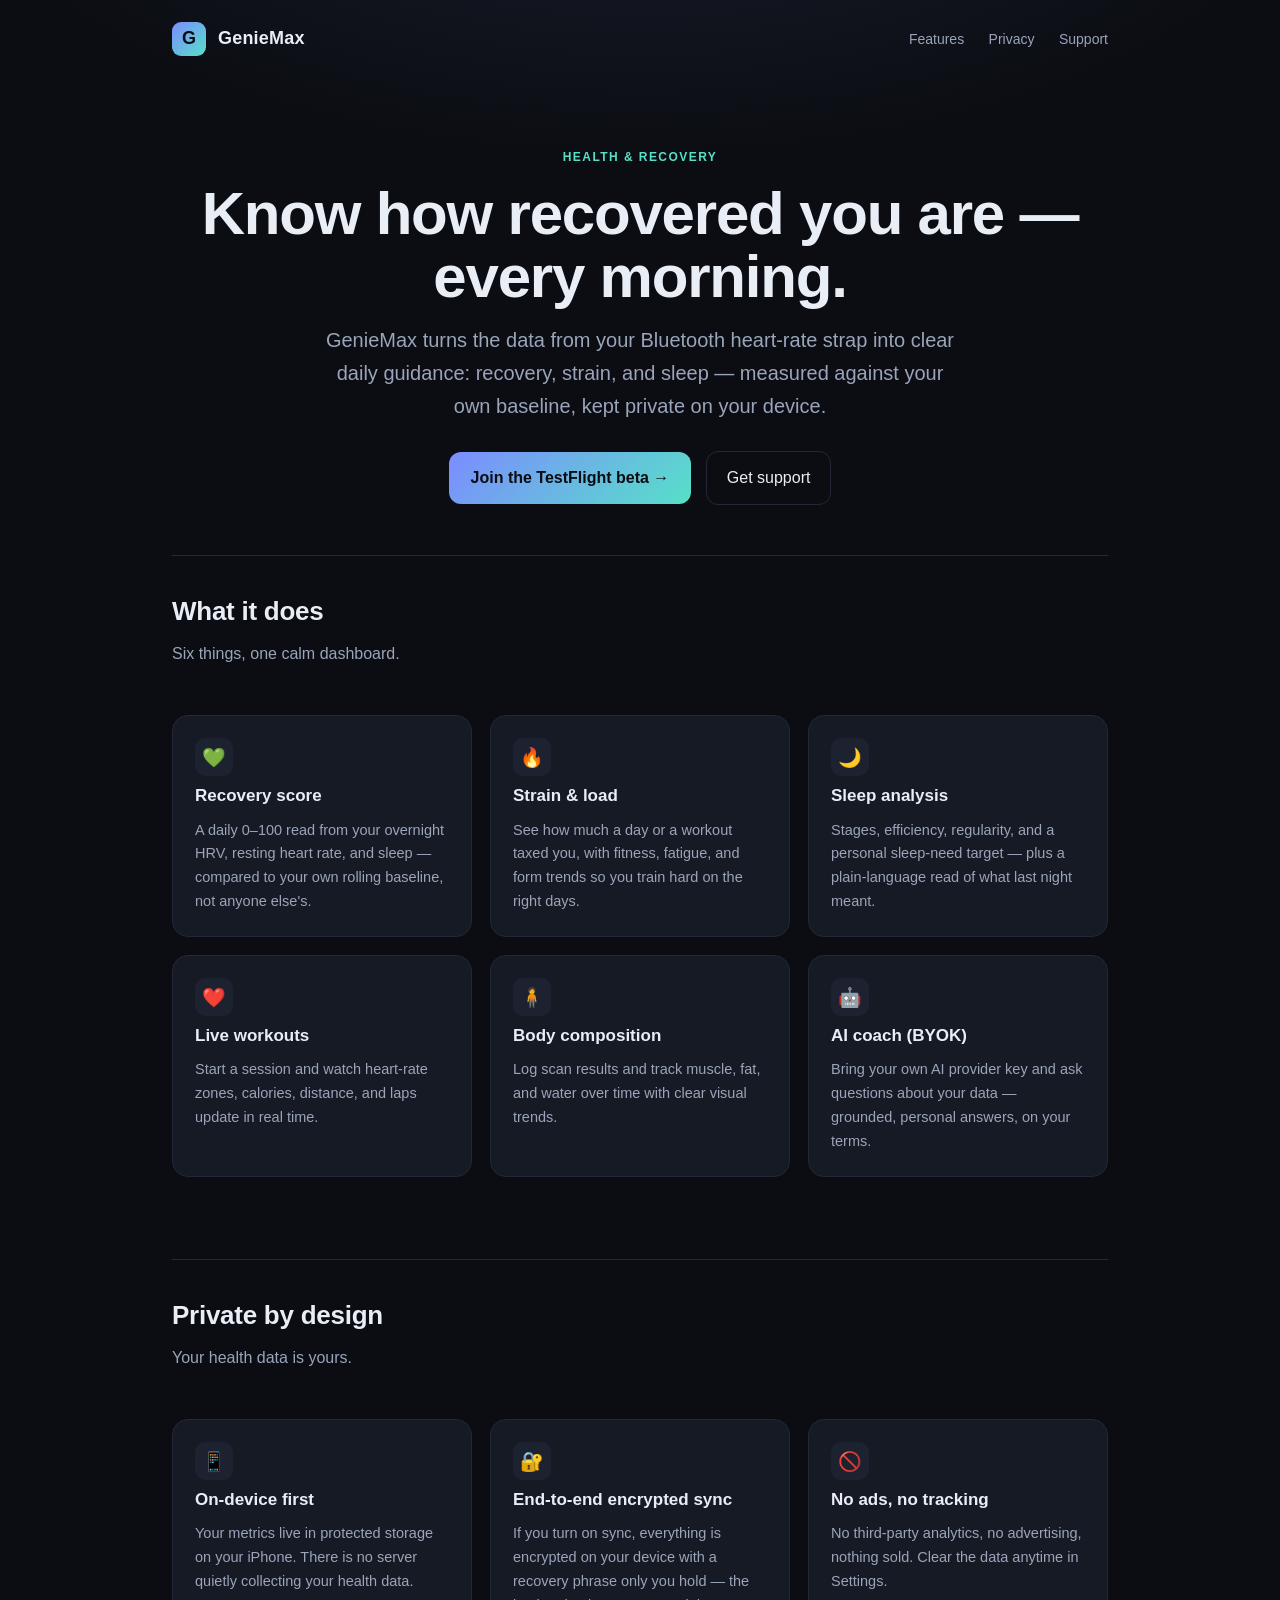
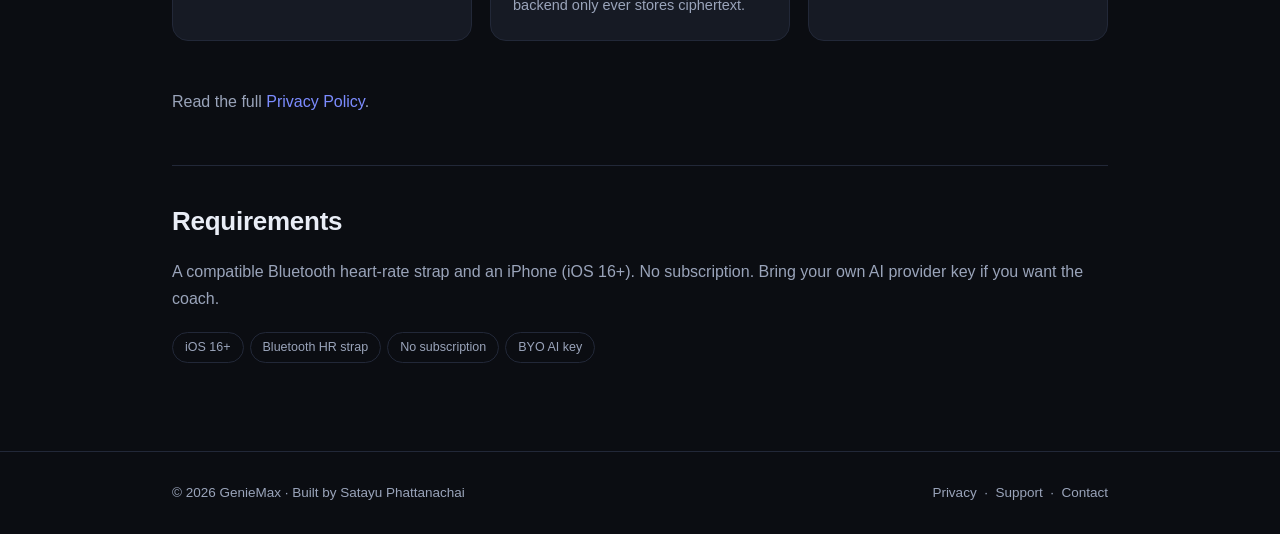
<file: index.html>
<!doctype html>
<html lang="en">
<head>
<meta charset="utf-8">
<meta name="viewport" content="width=device-width,initial-scale=1">
<title>GenieMax — Recovery, Sleep & Strain</title>
<meta name="description" content="GenieMax turns your Bluetooth heart-rate strap into a daily recovery, sleep, and training-load coach. Private by design — your data stays on your device.">
<meta property="og:title" content="GenieMax — Recovery, Sleep & Strain">
<meta property="og:description" content="Turn your heart-rate strap into a daily recovery, sleep, and training-load coach. Private by design.">
<meta property="og:type" content="website">
<link rel="stylesheet" href="assets/style.css">
</head>
<body>
<div class="wrap">
  <header class="site">
    <div class="brand"><div class="logo">G</div> GenieMax</div>
    <nav>
      <a href="#features">Features</a>
      <a href="#privacy">Privacy</a>
      <a href="support.html">Support</a>
    </nav>
  </header>

  <section class="hero">
    <div class="eyebrow">Health &amp; Recovery</div>
    <h1>Know how recovered you are — every morning.</h1>
    <p class="lede">GenieMax turns the data from your Bluetooth heart-rate strap into clear daily guidance: recovery, strain, and sleep — measured against your own baseline, kept private on your device.</p>
    <a class="cta" href="https://testflight.apple.com/join/XNHDWMgh">Join the TestFlight beta →</a>
    <a class="ghost" href="support.html">Get support</a>
  </section>

  <section id="features" class="section">
    <h2>What it does</h2>
    <p class="sub">Six things, one calm dashboard.</p>
    <div class="grid">
      <div class="card"><div class="ic">💚</div><h3>Recovery score</h3><p>A daily 0–100 read from your overnight HRV, resting heart rate, and sleep — compared to your own rolling baseline, not anyone else's.</p></div>
      <div class="card"><div class="ic">🔥</div><h3>Strain &amp; load</h3><p>See how much a day or a workout taxed you, with fitness, fatigue, and form trends so you train hard on the right days.</p></div>
      <div class="card"><div class="ic">🌙</div><h3>Sleep analysis</h3><p>Stages, efficiency, regularity, and a personal sleep-need target — plus a plain-language read of what last night meant.</p></div>
      <div class="card"><div class="ic">❤️</div><h3>Live workouts</h3><p>Start a session and watch heart-rate zones, calories, distance, and laps update in real time.</p></div>
      <div class="card"><div class="ic">🧍</div><h3>Body composition</h3><p>Log scan results and track muscle, fat, and water over time with clear visual trends.</p></div>
      <div class="card"><div class="ic">🤖</div><h3>AI coach (BYOK)</h3><p>Bring your own AI provider key and ask questions about your data — grounded, personal answers, on your terms.</p></div>
    </div>
  </section>

  <section id="privacy" class="section">
    <h2>Private by design</h2>
    <p class="sub">Your health data is yours.</p>
    <div class="grid">
      <div class="card"><div class="ic">📱</div><h3>On-device first</h3><p>Your metrics live in protected storage on your iPhone. There is no server quietly collecting your health data.</p></div>
      <div class="card"><div class="ic">🔐</div><h3>End-to-end encrypted sync</h3><p>If you turn on sync, everything is encrypted on your device with a recovery phrase only you hold — the backend only ever stores ciphertext.</p></div>
      <div class="card"><div class="ic">🚫</div><h3>No ads, no tracking</h3><p>No third-party analytics, no advertising, nothing sold. Clear the data anytime in Settings.</p></div>
    </div>
    <p class="muted">Read the full <a href="privacy.html">Privacy Policy</a>.</p>
  </section>

  <section class="section">
    <h2>Requirements</h2>
    <p class="muted">A compatible Bluetooth heart-rate strap and an iPhone (iOS 16+). No subscription. Bring your own AI provider key if you want the coach.</p>
    <div style="margin-top:12px">
      <span class="badge">iOS 16+</span><span class="badge">Bluetooth HR strap</span><span class="badge">No subscription</span><span class="badge">BYO AI key</span>
    </div>
  </section>
</div>

<footer>
  <div class="wrap">
    <div>© 2026 GenieMax · Built by Satayu Phattanachai</div>
    <div><a href="privacy.html">Privacy</a> &nbsp;·&nbsp; <a href="support.html">Support</a> &nbsp;·&nbsp; <a href="mailto:satayutata@gmail.com">Contact</a></div>
  </div>
</footer>
</body>
</html>
</file>
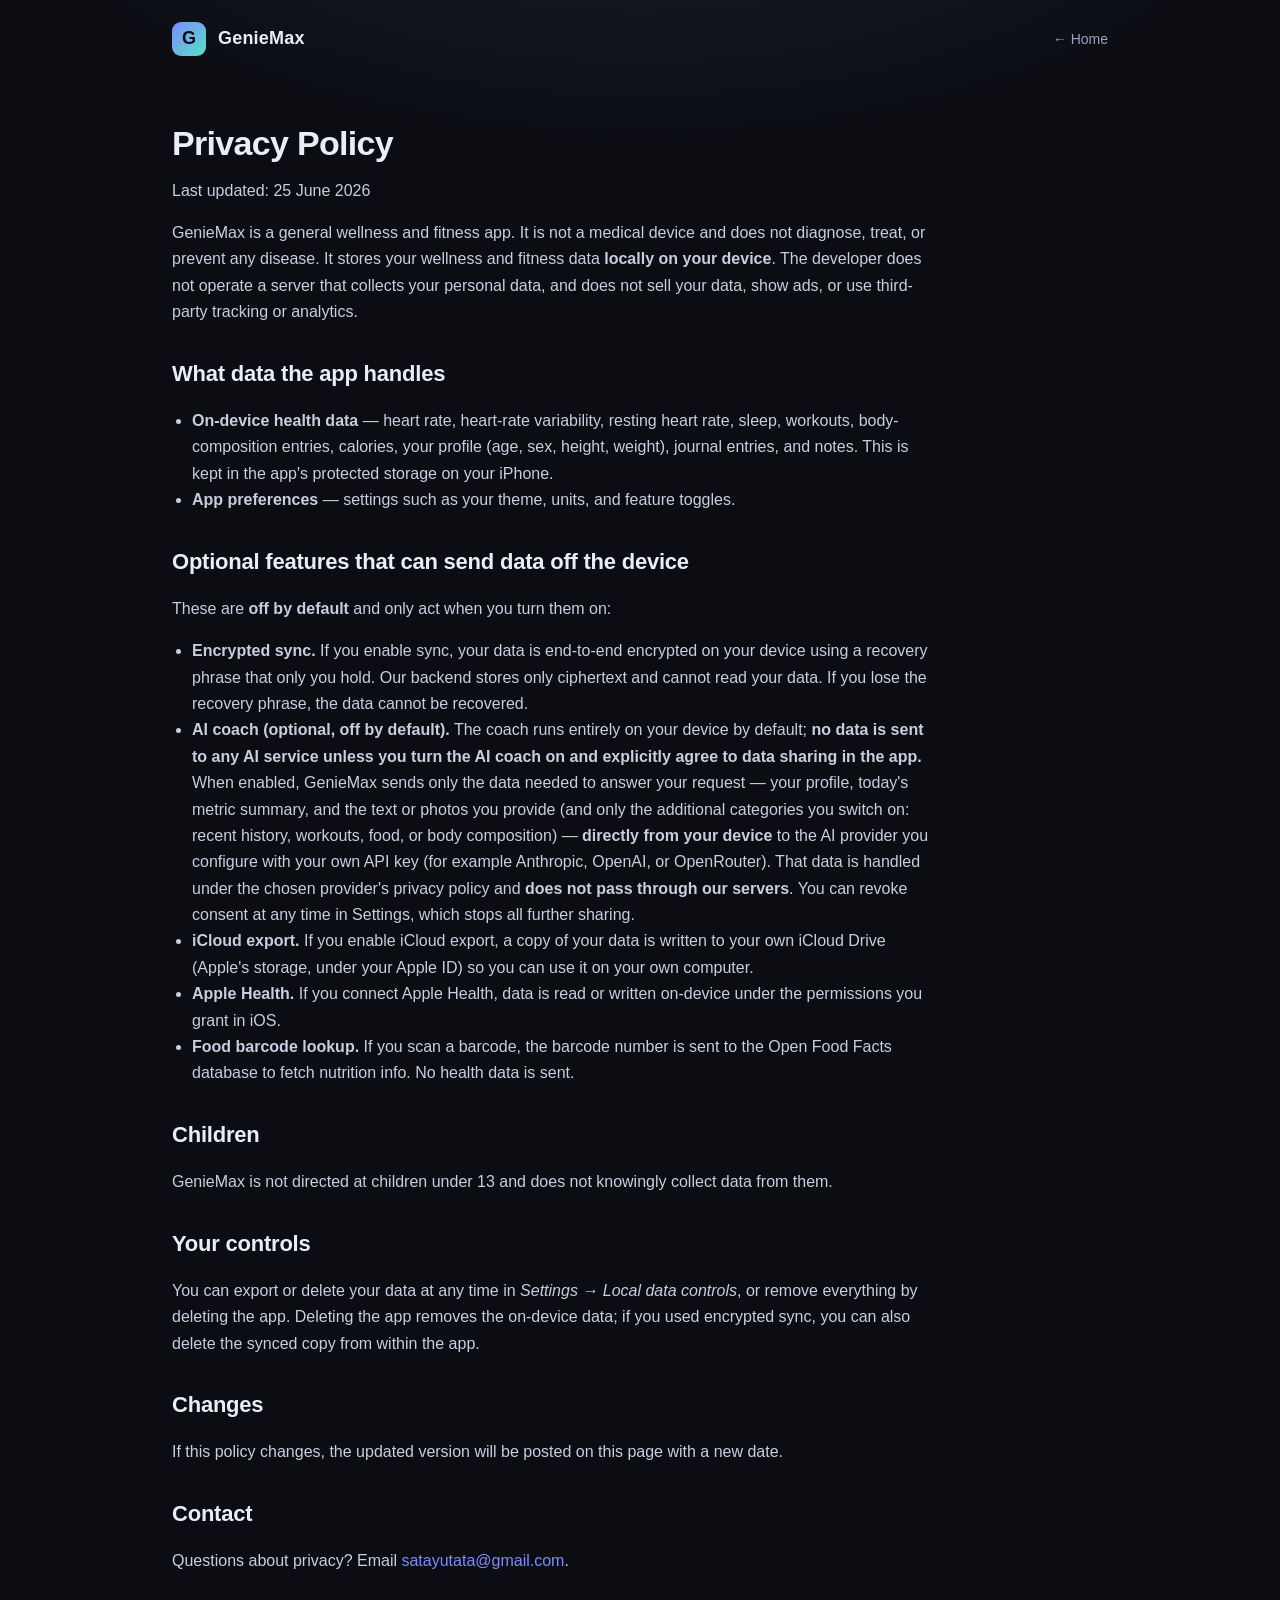
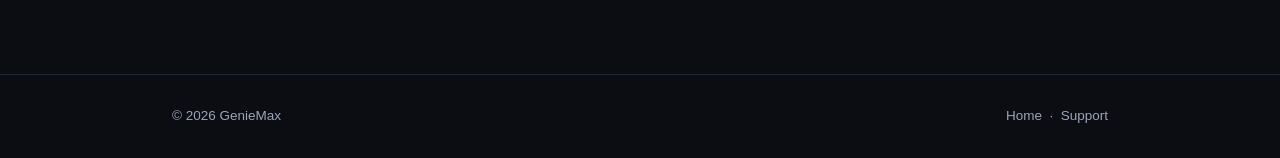
<file: privacy.html>
<!doctype html>
<html lang="en">
<head>
<meta charset="utf-8">
<meta name="viewport" content="width=device-width,initial-scale=1">
<title>Privacy Policy — GenieMax</title>
<meta name="description" content="GenieMax Privacy Policy — your health data stays on your device. We do not collect, sell, or track your personal health data.">
<link rel="stylesheet" href="assets/style.css">
</head>
<body>
<div class="wrap">
  <header class="site">
    <div class="brand"><div class="logo">G</div> GenieMax</div>
    <nav><a class="back" href="index.html">← Home</a></nav>
  </header>

  <div class="legal section" style="border-top:none">
    <h1 style="font-size:34px">Privacy Policy</h1>
    <p class="muted">Last updated: 25 June 2026</p>

    <p>GenieMax is a general wellness and fitness app. It is not a medical device and does not diagnose, treat, or prevent any disease. It stores your wellness and fitness data <strong>locally on your device</strong>. The developer does not operate a server that collects your personal data, and does not sell your data, show ads, or use third-party tracking or analytics.</p>

    <h2>What data the app handles</h2>
    <ul>
      <li><strong>On-device health data</strong> — heart rate, heart-rate variability, resting heart rate, sleep, workouts, body-composition entries, calories, your profile (age, sex, height, weight), journal entries, and notes. This is kept in the app's protected storage on your iPhone.</li>
      <li><strong>App preferences</strong> — settings such as your theme, units, and feature toggles.</li>
    </ul>

    <h2>Optional features that can send data off the device</h2>
    <p>These are <strong>off by default</strong> and only act when you turn them on:</p>
    <ul>
      <li><strong>Encrypted sync.</strong> If you enable sync, your data is end-to-end encrypted on your device using a recovery phrase that only you hold. Our backend stores only ciphertext and cannot read your data. If you lose the recovery phrase, the data cannot be recovered.</li>
      <li><strong>AI coach (optional, off by default).</strong> The coach runs entirely on your device by default; <strong>no data is sent to any AI service unless you turn the AI coach on and explicitly agree to data sharing in the app.</strong> When enabled, GenieMax sends only the data needed to answer your request — your profile, today's metric summary, and the text or photos you provide (and only the additional categories you switch on: recent history, workouts, food, or body composition) — <strong>directly from your device</strong> to the AI provider you configure with your own API key (for example Anthropic, OpenAI, or OpenRouter). That data is handled under the chosen provider's privacy policy and <strong>does not pass through our servers</strong>. You can revoke consent at any time in Settings, which stops all further sharing.</li>
      <li><strong>iCloud export.</strong> If you enable iCloud export, a copy of your data is written to your own iCloud Drive (Apple's storage, under your Apple ID) so you can use it on your own computer.</li>
      <li><strong>Apple Health.</strong> If you connect Apple Health, data is read or written on-device under the permissions you grant in iOS.</li>
      <li><strong>Food barcode lookup.</strong> If you scan a barcode, the barcode number is sent to the Open Food Facts database to fetch nutrition info. No health data is sent.</li>
    </ul>

    <h2>Children</h2>
    <p>GenieMax is not directed at children under 13 and does not knowingly collect data from them.</p>

    <h2>Your controls</h2>
    <p>You can export or delete your data at any time in <em>Settings → Local data controls</em>, or remove everything by deleting the app. Deleting the app removes the on-device data; if you used encrypted sync, you can also delete the synced copy from within the app.</p>

    <h2>Changes</h2>
    <p>If this policy changes, the updated version will be posted on this page with a new date.</p>

    <h2>Contact</h2>
    <p>Questions about privacy? Email <a href="mailto:satayutata@gmail.com">satayutata@gmail.com</a>.</p>
  </div>
</div>

<footer>
  <div class="wrap">
    <div>© 2026 GenieMax</div>
    <div><a href="index.html">Home</a> &nbsp;·&nbsp; <a href="support.html">Support</a></div>
  </div>
</footer>
</body>
</html>
</file>
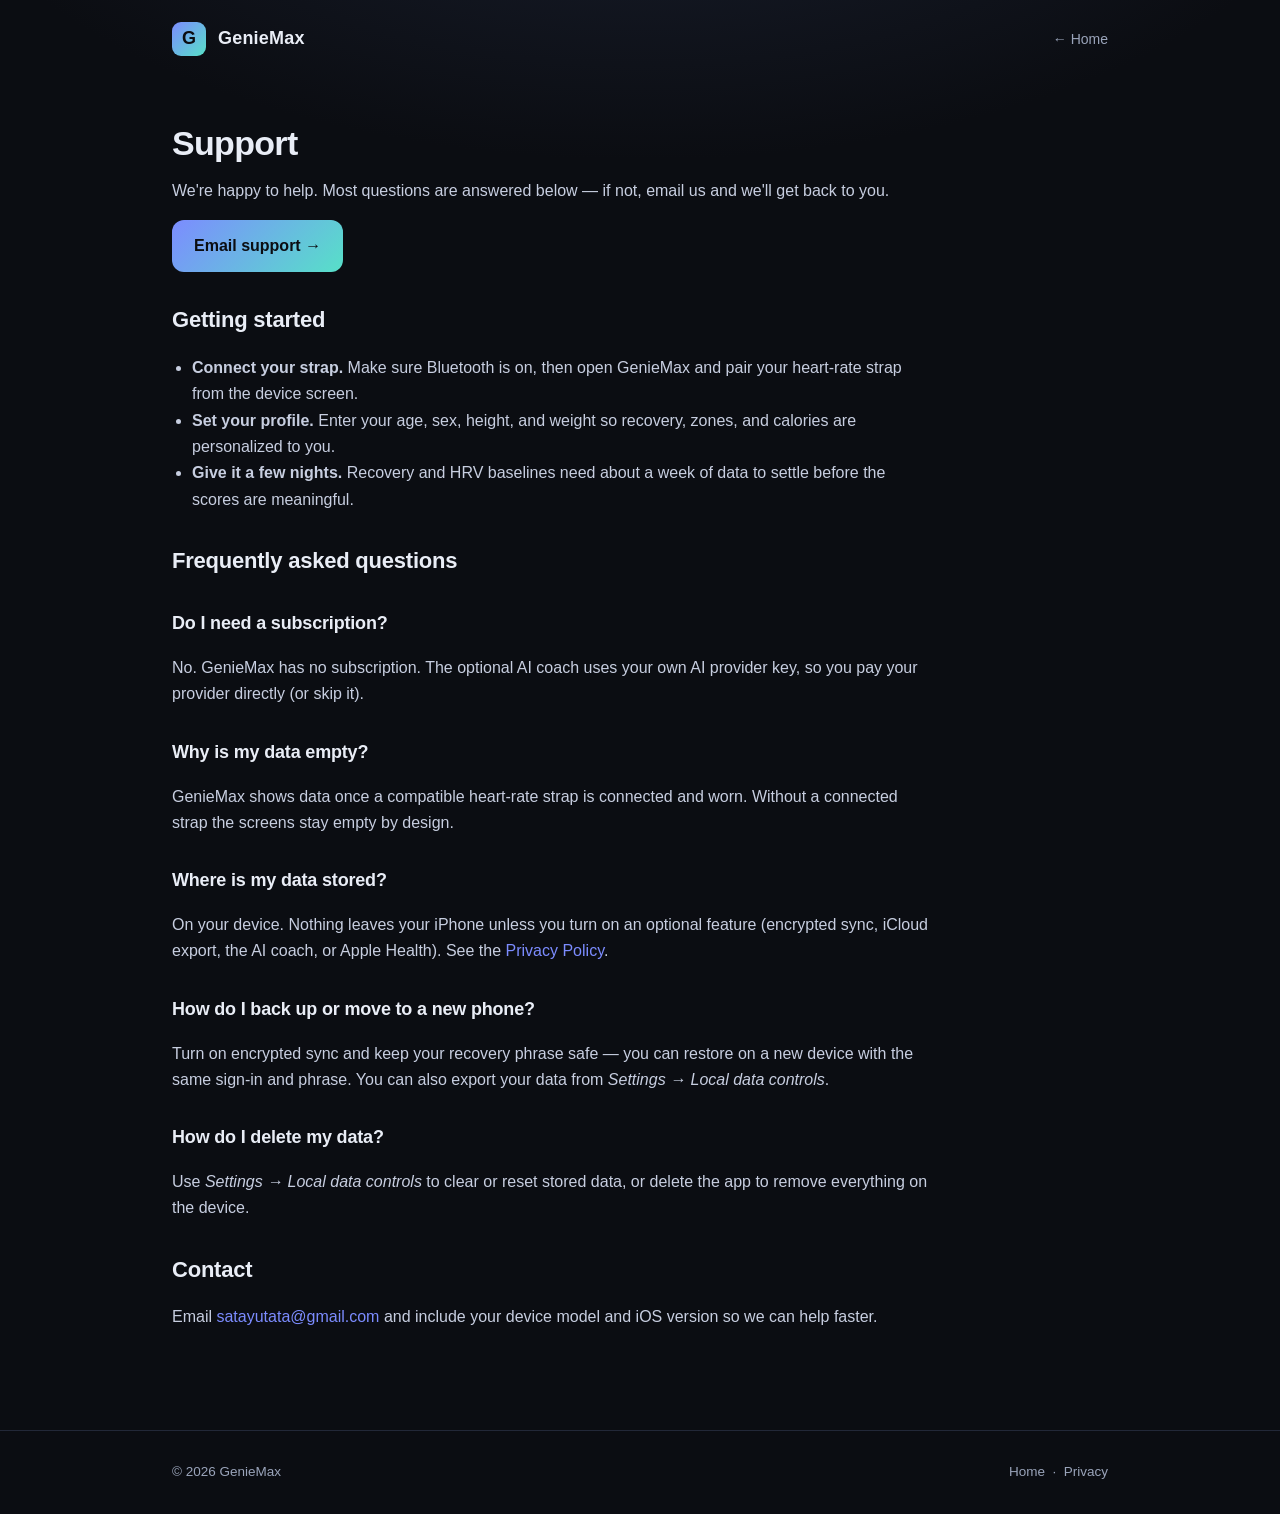
<file: support.html>
<!doctype html>
<html lang="en">
<head>
<meta charset="utf-8">
<meta name="viewport" content="width=device-width,initial-scale=1">
<title>Support — GenieMax</title>
<meta name="description" content="GenieMax support — setup help, FAQ, and how to contact us.">
<link rel="stylesheet" href="assets/style.css">
</head>
<body>
<div class="wrap">
  <header class="site">
    <div class="brand"><div class="logo">G</div> GenieMax</div>
    <nav><a class="back" href="index.html">← Home</a></nav>
  </header>

  <div class="legal section" style="border-top:none">
    <h1 style="font-size:34px">Support</h1>
    <p class="muted">We're happy to help. Most questions are answered below — if not, email us and we'll get back to you.</p>

    <p><a class="cta" href="mailto:satayutata@gmail.com?subject=GenieMax%20Support">Email support →</a></p>

    <h2>Getting started</h2>
    <ul>
      <li><strong>Connect your strap.</strong> Make sure Bluetooth is on, then open GenieMax and pair your heart-rate strap from the device screen.</li>
      <li><strong>Set your profile.</strong> Enter your age, sex, height, and weight so recovery, zones, and calories are personalized to you.</li>
      <li><strong>Give it a few nights.</strong> Recovery and HRV baselines need about a week of data to settle before the scores are meaningful.</li>
    </ul>

    <h2>Frequently asked questions</h2>

    <h2 style="font-size:18px">Do I need a subscription?</h2>
    <p>No. GenieMax has no subscription. The optional AI coach uses your own AI provider key, so you pay your provider directly (or skip it).</p>

    <h2 style="font-size:18px">Why is my data empty?</h2>
    <p>GenieMax shows data once a compatible heart-rate strap is connected and worn. Without a connected strap the screens stay empty by design.</p>

    <h2 style="font-size:18px">Where is my data stored?</h2>
    <p>On your device. Nothing leaves your iPhone unless you turn on an optional feature (encrypted sync, iCloud export, the AI coach, or Apple Health). See the <a href="privacy.html">Privacy Policy</a>.</p>

    <h2 style="font-size:18px">How do I back up or move to a new phone?</h2>
    <p>Turn on encrypted sync and keep your recovery phrase safe — you can restore on a new device with the same sign-in and phrase. You can also export your data from <em>Settings → Local data controls</em>.</p>

    <h2 style="font-size:18px">How do I delete my data?</h2>
    <p>Use <em>Settings → Local data controls</em> to clear or reset stored data, or delete the app to remove everything on the device.</p>

    <h2>Contact</h2>
    <p>Email <a href="mailto:satayutata@gmail.com">satayutata@gmail.com</a> and include your device model and iOS version so we can help faster.</p>
  </div>
</div>

<footer>
  <div class="wrap">
    <div>© 2026 GenieMax</div>
    <div><a href="index.html">Home</a> &nbsp;·&nbsp; <a href="privacy.html">Privacy</a></div>
  </div>
</footer>
</body>
</html>
</file>
<file: assets/style.css>
:root{
  --bg:#0b0d12; --bg2:#11141c; --card:#161a24; --line:#222838;
  --txt:#e9edf6; --mut:#9aa4ba; --accent:#7c8cff; --accent2:#57e0c8;
  --max:980px;
}
*{box-sizing:border-box}
html{scroll-behavior:smooth}
body{
  margin:0;background:radial-gradient(1200px 600px at 50% -200px,#1a2030 0,var(--bg) 60%) no-repeat,var(--bg);
  color:var(--txt);font:16px/1.65 -apple-system,BlinkMacSystemFont,"Segoe UI",Inter,Roboto,Helvetica,Arial,sans-serif;
  -webkit-font-smoothing:antialiased;
}
a{color:var(--accent);text-decoration:none}
a:hover{text-decoration:underline}
.wrap{max-width:var(--max);margin:0 auto;padding:0 22px}
header.site{display:flex;align-items:center;justify-content:space-between;padding:22px 0}
.brand{display:flex;align-items:center;gap:12px;font-weight:700;font-size:18px;letter-spacing:.2px}
.logo{width:34px;height:34px;border-radius:9px;background:linear-gradient(135deg,var(--accent),var(--accent2));
  display:grid;place-items:center;color:#0b0d12;font-weight:800}
nav a{color:var(--mut);margin-left:20px;font-size:14px}
nav a:hover{color:var(--txt);text-decoration:none}
.hero{text-align:center;padding:70px 0 50px}
.eyebrow{color:var(--accent2);font-weight:600;letter-spacing:.12em;text-transform:uppercase;font-size:12px}
h1{font-size:clamp(34px,6vw,60px);line-height:1.05;margin:14px 0 16px;letter-spacing:-.02em}
.lede{color:var(--mut);font-size:clamp(16px,2.4vw,20px);max-width:640px;margin:0 auto 28px}
.cta{display:inline-flex;gap:10px;align-items:center;background:linear-gradient(135deg,var(--accent),var(--accent2));
  color:#0b0d12;font-weight:700;padding:13px 22px;border-radius:12px}
.cta:hover{text-decoration:none;filter:brightness(1.06)}
.ghost{display:inline-flex;gap:8px;align-items:center;color:var(--txt);border:1px solid var(--line);
  padding:13px 20px;border-radius:12px;margin-left:10px}
.ghost:hover{text-decoration:none;border-color:var(--accent)}
.grid{display:grid;grid-template-columns:repeat(auto-fit,minmax(260px,1fr));gap:18px;margin:48px 0}
.card{background:var(--card);border:1px solid var(--line);border-radius:16px;padding:22px}
.card h3{margin:6px 0 8px;font-size:17px}
.card p{margin:0;color:var(--mut);font-size:14.5px}
.ic{width:38px;height:38px;border-radius:10px;background:#1d2230;display:grid;place-items:center;font-size:19px}
.section{padding:34px 0;border-top:1px solid var(--line)}
.section h2{font-size:26px;margin:0 0 8px;letter-spacing:-.01em}
.section p.sub{color:var(--mut);margin:0 0 22px}
.legal{max-width:760px}
.legal h2{font-size:22px;margin:30px 0 8px}
.legal p,.legal li{color:#c7cee0}
.legal ul{padding-left:20px}
.muted{color:var(--mut)}
footer{border-top:1px solid var(--line);margin-top:50px;padding:30px 0;color:var(--mut);font-size:13.5px}
footer .wrap{display:flex;flex-wrap:wrap;gap:14px;justify-content:space-between;align-items:center}
footer a{color:var(--mut)}
.badge{display:inline-block;border:1px solid var(--line);color:var(--mut);border-radius:999px;
  padding:4px 12px;font-size:12.5px;margin:4px 6px 4px 0}
.back{color:var(--mut);font-size:14px}
</file>
